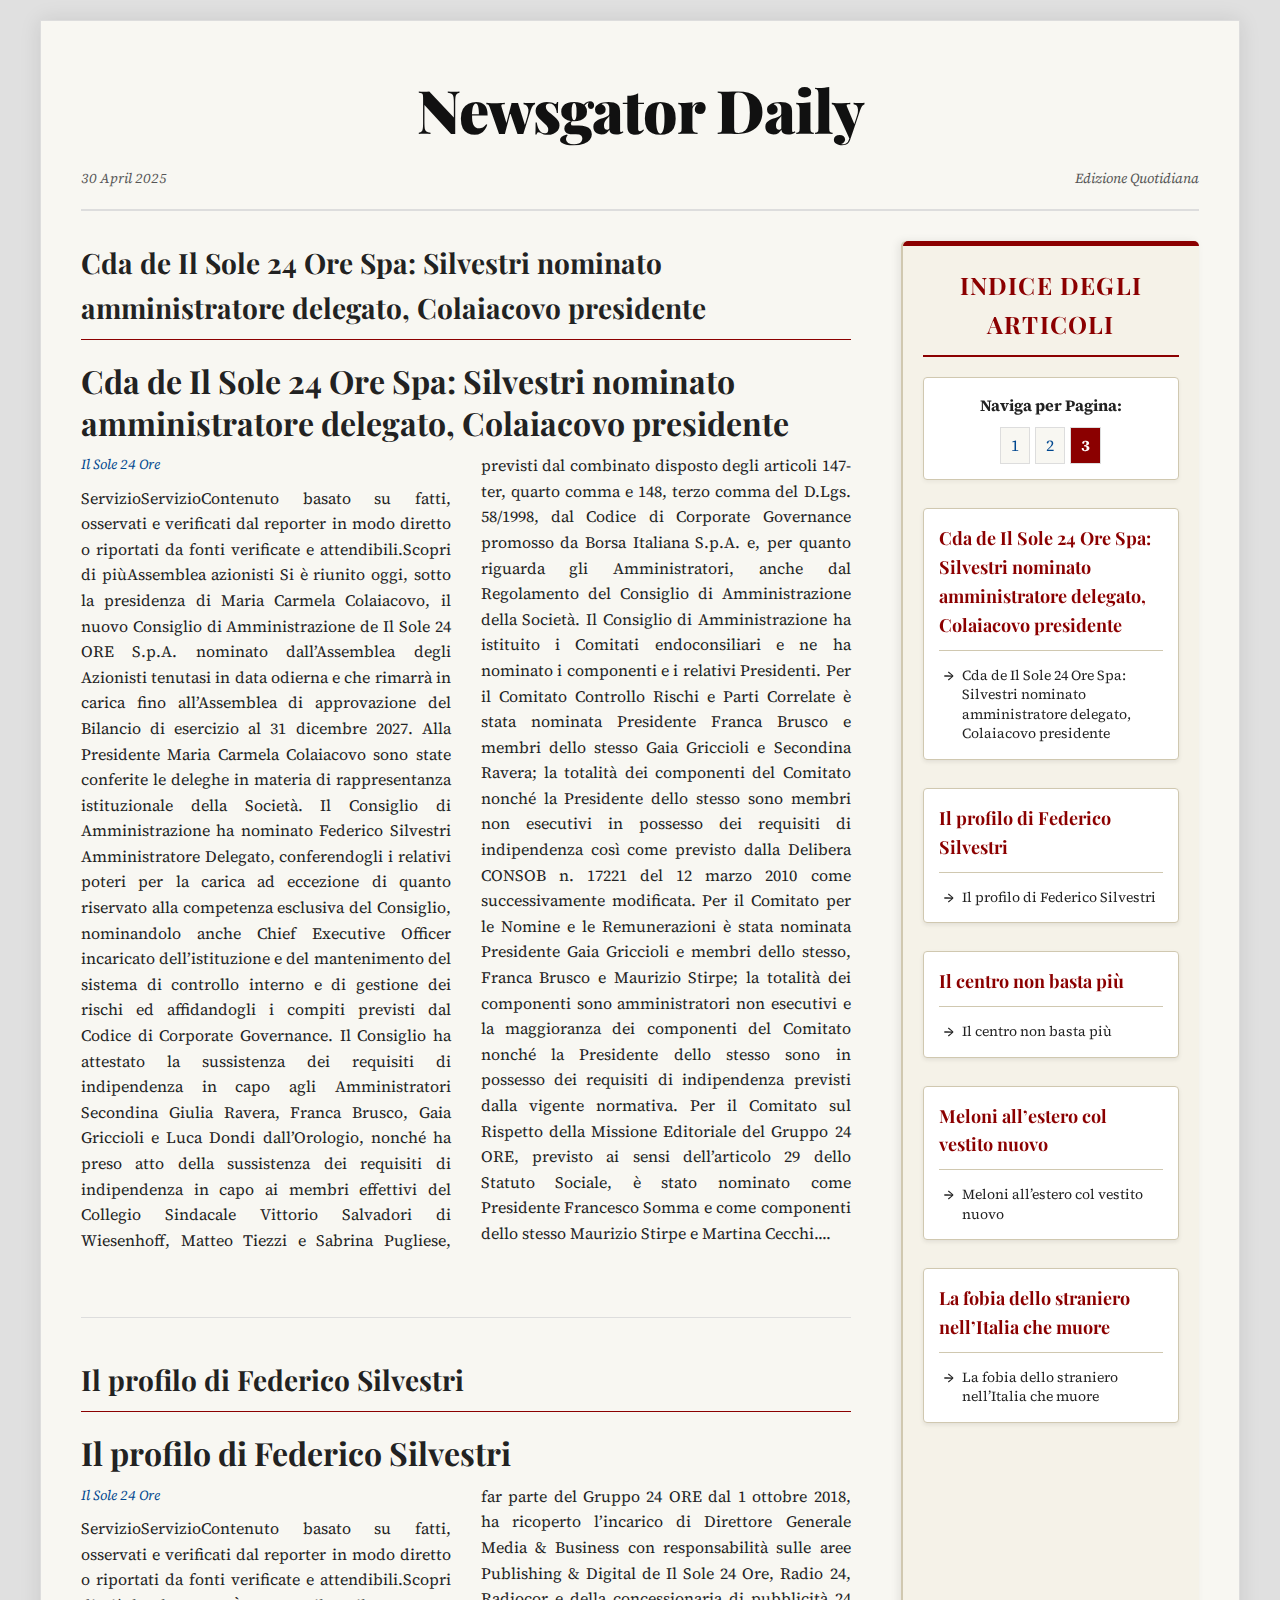
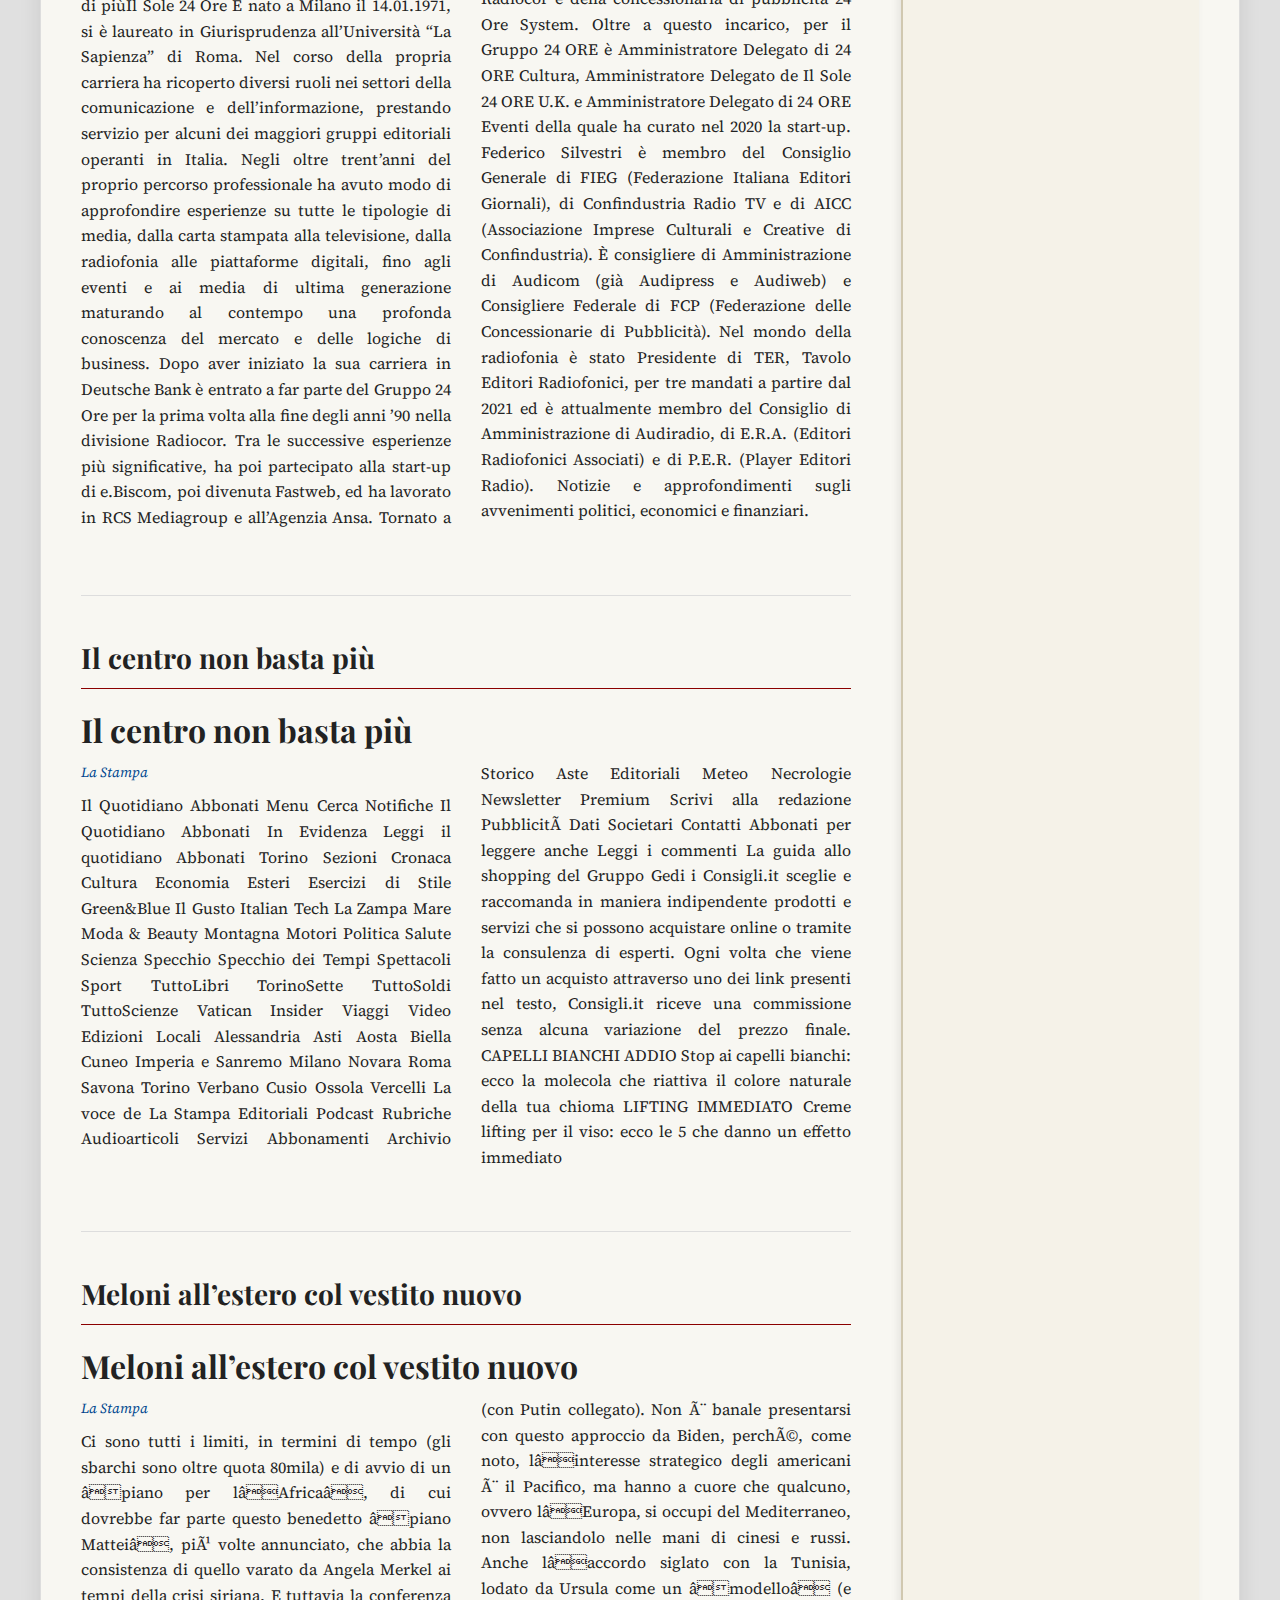
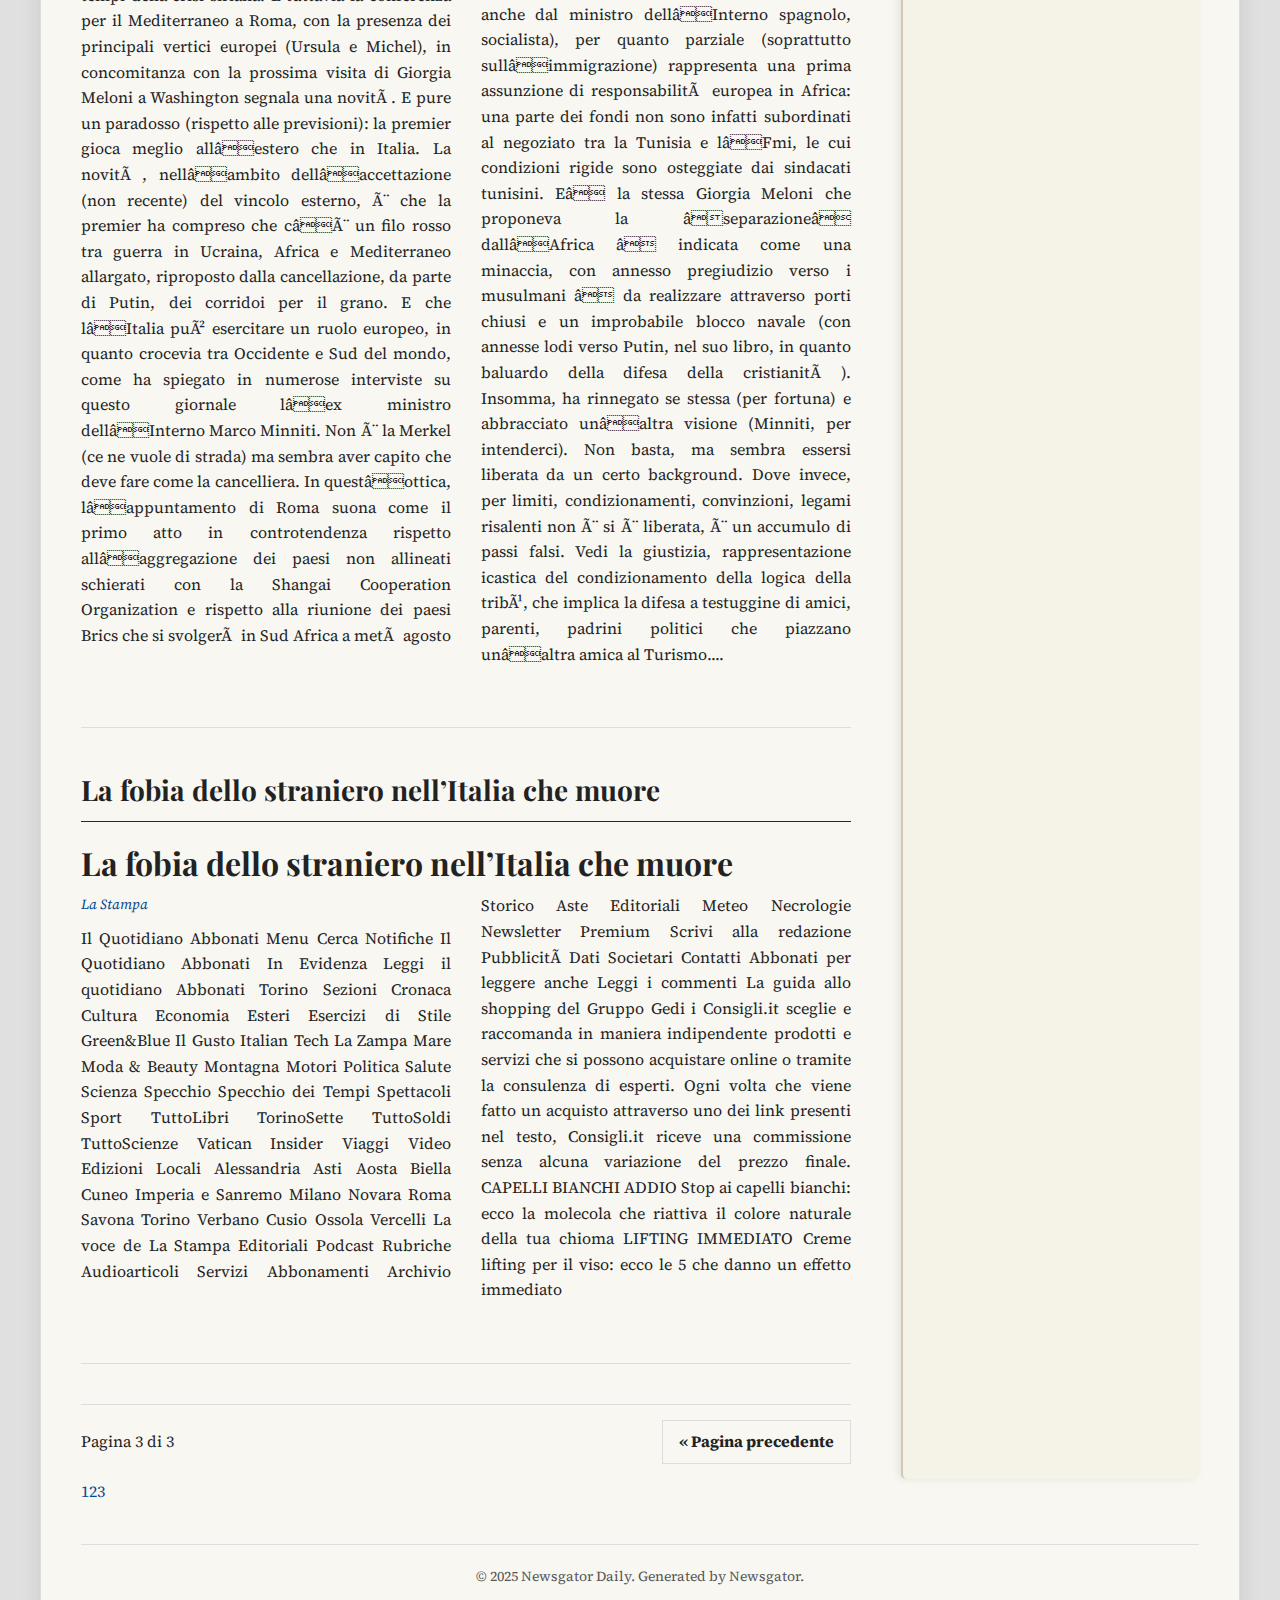
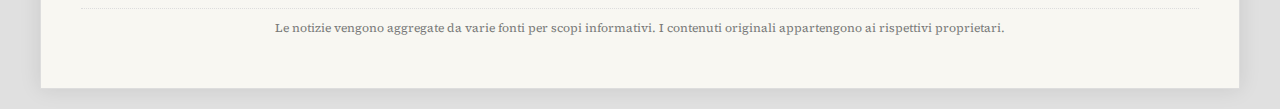
<file: docs/page3.html>
<!DOCTYPE html>
<html lang="it">
<head>
    <meta charset="UTF-8">
    <meta name="viewport" content="width=device-width, initial-scale=1.0">
    <title>Newsgator Daily</title>
    <meta name="description" content="Daily news aggregated, categorized, and translated.">
    <meta name="author" content="Newsgator Bot">
    
    <meta name="current-page" content="3">
    
    <link rel="stylesheet" href="css/styles.css">
    <!-- Add web fonts -->
    <link rel="stylesheet" href="https://fonts.googleapis.com/css2?family=Playfair+Display:wght@400;700;900&family=Source+Serif+Pro:wght@400;700&display=swap">
<meta name="current-page" content="3">
    </head>
<body>
    <div class="newspaper">
        <header>
            <h1 class="newspaper-name">Newsgator Daily</h1>
            <div class="newspaper-info">
                <span class="date">30 April 2025</span>
                <span class="edition">Edizione Quotidiana</span>
            </div>
        </header>
        
        <div class="newspaper-content">
            <!-- Main content area -->
            <main>
                
                
                <!-- Regular article sections -->
                
                <section class="news-section" id="section-10">
                    <!-- Display section/category title as the header -->
                    <h2 class="section-title">Cda de Il Sole 24 Ore Spa:  Silvestri nominato amministratore delegato, Colaiacovo presidente</h2>
                    
                    <div class="section-articles">
                        
                        
                        <article class="news-article lead-article" id="article-section-10-1">
                            <!-- Article title - only displayed here for individual article, not duplicated in section header -->
                            <h3 class="article-title">Cda de Il Sole 24 Ore Spa:  Silvestri nominato amministratore delegato, Colaiacovo presidente</h3>
                            
                            
                            <div class="article-source">
                                
                                <a href="https://www.ilsole24ore.com/art/cda-de-sole-24-ore-spa-silvestri-nominato-amministratore-delegato-colaiacovo-presidente-AH50R3X" target="_blank" rel="noopener">Il Sole 24 Ore</a>
                                
                            </div>
                            
                            
                            <div class="article-content">
                                ServizioServizioContenuto basato su fatti, osservati e verificati dal reporter in modo diretto o riportati da fonti verificate e attendibili.Scopri di piùAssemblea azionisti Si è riunito oggi, sotto la presidenza di Maria Carmela Colaiacovo, il nuovo Consiglio di Amministrazione de Il Sole 24 ORE S.p.A. nominato dall’Assemblea degli Azionisti tenutasi in data odierna e che rimarrà in carica fino all’Assemblea di approvazione del Bilancio di esercizio al 31 dicembre 2027. Alla Presidente Maria Carmela Colaiacovo sono state conferite le deleghe in materia di rappresentanza istituzionale della Società. Il Consiglio di Amministrazione ha nominato Federico Silvestri Amministratore Delegato, conferendogli i relativi poteri per la carica ad eccezione di quanto riservato alla competenza esclusiva del Consiglio, nominandolo anche Chief Executive Officer incaricato dell’istituzione e del mantenimento del sistema di controllo interno e di gestione dei rischi ed affidandogli i compiti previsti dal Codice di Corporate Governance. Il Consiglio ha attestato la sussistenza dei requisiti di indipendenza in capo agli Amministratori Secondina Giulia Ravera, Franca Brusco, Gaia Griccioli e Luca Dondi dall’Orologio, nonché ha preso atto della sussistenza dei requisiti di indipendenza in capo ai membri effettivi del Collegio Sindacale Vittorio Salvadori di Wiesenhoff, Matteo Tiezzi e Sabrina Pugliese, previsti dal combinato disposto degli articoli 147-ter, quarto comma e 148, terzo comma del D.Lgs. 58/1998, dal Codice di Corporate Governance promosso da Borsa Italiana S.p.A. e, per quanto riguarda gli Amministratori, anche dal Regolamento del Consiglio di Amministrazione della Società. Il Consiglio di Amministrazione ha istituito i Comitati endoconsiliari e ne ha nominato i componenti e i relativi Presidenti. Per il Comitato Controllo Rischi e Parti Correlate è stata nominata Presidente Franca Brusco e membri dello stesso Gaia Griccioli e Secondina Ravera; la totalità dei componenti del Comitato nonché la Presidente dello stesso sono membri non esecutivi in possesso dei requisiti di indipendenza così come previsto dalla Delibera CONSOB n. 17221 del 12 marzo 2010 come successivamente modificata. Per il Comitato per le Nomine e le Remunerazioni è stata nominata Presidente Gaia Griccioli e membri dello stesso, Franca Brusco e Maurizio Stirpe; la totalità dei componenti sono amministratori non esecutivi e la maggioranza dei componenti del Comitato nonché la Presidente dello stesso sono in possesso dei requisiti di indipendenza previsti dalla vigente normativa. Per il Comitato sul Rispetto della Missione Editoriale del Gruppo 24 ORE, previsto ai sensi dell’articolo 29 dello Statuto Sociale, è stato nominato come Presidente Francesco Somma e come componenti dello stesso Maurizio Stirpe e Martina Cecchi....
                            </div>
                            
                            
                        </article>
                        
                        
                    </div>
                </section>
                
                <section class="news-section" id="section-11">
                    <!-- Display section/category title as the header -->
                    <h2 class="section-title">Il profilo di Federico Silvestri</h2>
                    
                    <div class="section-articles">
                        
                        
                        <article class="news-article lead-article" id="article-section-11-1">
                            <!-- Article title - only displayed here for individual article, not duplicated in section header -->
                            <h3 class="article-title">Il profilo di Federico Silvestri</h3>
                            
                            
                            <div class="article-source">
                                
                                <a href="https://www.ilsole24ore.com/art/il-profilo-federico-silvestri-AH1dc4X" target="_blank" rel="noopener">Il Sole 24 Ore</a>
                                
                            </div>
                            
                            
                            <div class="article-content">
                                ServizioServizioContenuto basato su fatti, osservati e verificati dal reporter in modo diretto o riportati da fonti verificate e attendibili.Scopri di piùIl Sole 24 Ore È nato a Milano il 14.01.1971, si è laureato in Giurisprudenza all’Università “La Sapienza” di Roma. Nel corso della propria carriera ha ricoperto diversi ruoli nei settori della comunicazione e dell’informazione, prestando servizio per alcuni dei maggiori gruppi editoriali operanti in Italia. Negli oltre trent’anni del proprio percorso professionale ha avuto modo di approfondire esperienze su tutte le tipologie di media, dalla carta stampata alla televisione, dalla radiofonia alle piattaforme digitali, fino agli eventi e ai media di ultima generazione maturando al contempo una profonda conoscenza del mercato e delle logiche di business. Dopo aver iniziato la sua carriera in Deutsche Bank è entrato a far parte del Gruppo 24 Ore per la prima volta alla fine degli anni ’90 nella divisione Radiocor. Tra le successive esperienze più significative, ha poi partecipato alla start-up di e.Biscom, poi divenuta Fastweb, ed ha lavorato in RCS Mediagroup e all’Agenzia Ansa. Tornato a far parte del Gruppo 24 ORE dal 1 ottobre 2018, ha ricoperto l’incarico di Direttore Generale Media & Business con responsabilità sulle aree Publishing & Digital de Il Sole 24 Ore, Radio 24, Radiocor e della concessionaria di pubblicità 24 Ore System. Oltre a questo incarico, per il Gruppo 24 ORE è Amministratore Delegato di 24 ORE Cultura, Amministratore Delegato de Il Sole 24 ORE U.K. e Amministratore Delegato di 24 ORE Eventi della quale ha curato nel 2020 la start-up. Federico Silvestri è membro del Consiglio Generale di FIEG (Federazione Italiana Editori Giornali), di Confindustria Radio TV e di AICC (Associazione Imprese Culturali e Creative di Confindustria). È consigliere di Amministrazione di Audicom (già Audipress e Audiweb) e Consigliere Federale di FCP (Federazione delle Concessionarie di Pubblicità). Nel mondo della radiofonia è stato Presidente di TER, Tavolo Editori Radiofonici, per tre mandati a partire dal 2021 ed è attualmente membro del Consiglio di Amministrazione di Audiradio, di E.R.A. (Editori Radiofonici Associati) e di P.E.R. (Player Editori Radio). Notizie e approfondimenti sugli avvenimenti politici, economici e finanziari.
                            </div>
                            
                            
                        </article>
                        
                        
                    </div>
                </section>
                
                <section class="news-section" id="section-12">
                    <!-- Display section/category title as the header -->
                    <h2 class="section-title">Il centro non basta più</h2>
                    
                    <div class="section-articles">
                        
                        
                        <article class="news-article lead-article" id="article-section-12-1">
                            <!-- Article title - only displayed here for individual article, not duplicated in section header -->
                            <h3 class="article-title">Il centro non basta più</h3>
                            
                            
                            <div class="article-source">
                                
                                <a href="https://www.lastampa.it/editoriali/lettere-e-idee/2023/07/24/news/il_centro_non_basta_piu-12961891/" target="_blank" rel="noopener">La Stampa</a>
                                
                            </div>
                            
                            
                            <div class="article-content">
                                Il Quotidiano Abbonati Menu Cerca Notifiche Il Quotidiano Abbonati In Evidenza Leggi il quotidiano Abbonati Torino Sezioni Cronaca Cultura Economia Esteri Esercizi di Stile Green&Blue Il Gusto Italian Tech La Zampa Mare Moda & Beauty Montagna Motori Politica Salute Scienza Specchio Specchio dei Tempi Spettacoli Sport TuttoLibri TorinoSette TuttoSoldi TuttoScienze Vatican Insider Viaggi Video Edizioni Locali Alessandria Asti Aosta Biella Cuneo Imperia e Sanremo Milano Novara Roma Savona Torino Verbano Cusio Ossola Vercelli La voce de La Stampa Editoriali Podcast Rubriche Audioarticoli Servizi Abbonamenti Archivio Storico Aste Editoriali Meteo Necrologie Newsletter Premium Scrivi alla redazione PubblicitÃ Dati Societari Contatti Abbonati per leggere anche Leggi i commenti La guida allo shopping del Gruppo Gedi i Consigli.it sceglie e raccomanda in maniera indipendente prodotti e servizi che si possono acquistare online o tramite la consulenza di esperti. Ogni volta che viene fatto un acquisto attraverso uno dei link presenti nel testo, Consigli.it riceve una commissione senza alcuna variazione del prezzo finale. CAPELLI BIANCHI ADDIO Stop ai capelli bianchi: ecco la molecola che riattiva il colore naturale della tua chioma LIFTING IMMEDIATO Creme lifting per il viso: ecco le 5 che danno un effetto immediato
                            </div>
                            
                            
                        </article>
                        
                        
                    </div>
                </section>
                
                <section class="news-section" id="section-13">
                    <!-- Display section/category title as the header -->
                    <h2 class="section-title">Meloni all’estero col vestito nuovo</h2>
                    
                    <div class="section-articles">
                        
                        
                        <article class="news-article lead-article" id="article-section-13-1">
                            <!-- Article title - only displayed here for individual article, not duplicated in section header -->
                            <h3 class="article-title">Meloni all’estero col vestito nuovo</h3>
                            
                            
                            <div class="article-source">
                                
                                <a href="https://www.lastampa.it/editoriali/lettere-e-idee/2023/07/24/news/meloni_estero_vestito_nuovo-12961893/" target="_blank" rel="noopener">La Stampa</a>
                                
                            </div>
                            
                            
                            <div class="article-content">
                                Ci sono tutti i limiti, in termini di tempo (gli sbarchi sono oltre quota 80mila) e di avvio di un âpiano per lâAfricaâ, di cui dovrebbe far parte questo benedetto âpiano Matteiâ, piÃ¹ volte annunciato, che abbia la consistenza di quello varato da Angela Merkel ai tempi della crisi siriana. E tuttavia la conferenza per il Mediterraneo a Roma, con la presenza dei principali vertici europei (Ursula e Michel), in concomitanza con la prossima visita di Giorgia Meloni a Washington segnala una novitÃ . E pure un paradosso (rispetto alle previsioni): la premier gioca meglio allâestero che in Italia. La novitÃ , nellâambito dellâaccettazione (non recente) del vincolo esterno, Ã¨ che la premier ha compreso che câÃ¨ un filo rosso tra guerra in Ucraina, Africa e Mediterraneo allargato, riproposto dalla cancellazione, da parte di Putin, dei corridoi per il grano. E che lâItalia puÃ² esercitare un ruolo europeo, in quanto crocevia tra Occidente e Sud del mondo, come ha spiegato in numerose interviste su questo giornale lâex ministro dellâInterno Marco Minniti. Non Ã¨ la Merkel (ce ne vuole di strada) ma sembra aver capito che deve fare come la cancelliera. In questâottica, lâappuntamento di Roma suona come il primo atto in controtendenza rispetto allâaggregazione dei paesi non allineati schierati con la Shangai Cooperation Organization e rispetto alla riunione dei paesi Brics che si svolgerÃ  in Sud Africa a metÃ  agosto (con Putin collegato). Non Ã¨ banale presentarsi con questo approccio da Biden, perchÃ©, come noto, lâinteresse strategico degli americani Ã¨ il Pacifico, ma hanno a cuore che qualcuno, ovvero lâEuropa, si occupi del Mediterraneo, non lasciandolo nelle mani di cinesi e russi. Anche lâaccordo siglato con la Tunisia, lodato da Ursula come un âmodelloâ (e anche dal ministro dellâInterno spagnolo, socialista), per quanto parziale (soprattutto sullâimmigrazione) rappresenta una prima assunzione di responsabilitÃ  europea in Africa: una parte dei fondi non sono infatti subordinati al negoziato tra la Tunisia e lâFmi, le cui condizioni rigide sono osteggiate dai sindacati tunisini. Eâ la stessa Giorgia Meloni che proponeva la âseparazioneâ dallâAfrica â indicata come una minaccia, con annesso pregiudizio verso i musulmani â da realizzare attraverso porti chiusi e un improbabile blocco navale (con annesse lodi verso Putin, nel suo libro, in quanto baluardo della difesa della cristianitÃ ). Insomma, ha rinnegato se stessa (per fortuna) e abbracciato unâaltra visione (Minniti, per intenderci). Non basta, ma sembra essersi liberata da un certo background. Dove invece, per limiti, condizionamenti, convinzioni, legami risalenti non Ã¨ si Ã¨ liberata, Ã¨ un accumulo di passi falsi. Vedi la giustizia, rappresentazione icastica del condizionamento della logica della tribÃ¹, che implica la difesa a testuggine di amici, parenti, padrini politici che piazzano unâaltra amica al Turismo....
                            </div>
                            
                            
                        </article>
                        
                        
                    </div>
                </section>
                
                <section class="news-section" id="section-14">
                    <!-- Display section/category title as the header -->
                    <h2 class="section-title">La fobia dello straniero nell’Italia che muore</h2>
                    
                    <div class="section-articles">
                        
                        
                        <article class="news-article lead-article" id="article-section-14-1">
                            <!-- Article title - only displayed here for individual article, not duplicated in section header -->
                            <h3 class="article-title">La fobia dello straniero nell’Italia che muore</h3>
                            
                            
                            <div class="article-source">
                                
                                <a href="https://www.lastampa.it/editoriali/lettere-e-idee/2023/07/24/news/la_fobia_dello_straniero_nellitalia_che_muore-12961901/" target="_blank" rel="noopener">La Stampa</a>
                                
                            </div>
                            
                            
                            <div class="article-content">
                                Il Quotidiano Abbonati Menu Cerca Notifiche Il Quotidiano Abbonati In Evidenza Leggi il quotidiano Abbonati Torino Sezioni Cronaca Cultura Economia Esteri Esercizi di Stile Green&Blue Il Gusto Italian Tech La Zampa Mare Moda & Beauty Montagna Motori Politica Salute Scienza Specchio Specchio dei Tempi Spettacoli Sport TuttoLibri TorinoSette TuttoSoldi TuttoScienze Vatican Insider Viaggi Video Edizioni Locali Alessandria Asti Aosta Biella Cuneo Imperia e Sanremo Milano Novara Roma Savona Torino Verbano Cusio Ossola Vercelli La voce de La Stampa Editoriali Podcast Rubriche Audioarticoli Servizi Abbonamenti Archivio Storico Aste Editoriali Meteo Necrologie Newsletter Premium Scrivi alla redazione PubblicitÃ Dati Societari Contatti Abbonati per leggere anche Leggi i commenti La guida allo shopping del Gruppo Gedi i Consigli.it sceglie e raccomanda in maniera indipendente prodotti e servizi che si possono acquistare online o tramite la consulenza di esperti. Ogni volta che viene fatto un acquisto attraverso uno dei link presenti nel testo, Consigli.it riceve una commissione senza alcuna variazione del prezzo finale. CAPELLI BIANCHI ADDIO Stop ai capelli bianchi: ecco la molecola che riattiva il colore naturale della tua chioma LIFTING IMMEDIATO Creme lifting per il viso: ecco le 5 che danno un effetto immediato
                            </div>
                            
                            
                        </article>
                        
                        
                    </div>
                </section>
                
                
                <!-- Pagination controls for multi-page -->
                
                <div class="pagination-info">
                    <p>Pagina 3 di 3</p>
                    <div class="pagination-nav">
                        
                        <a href="page2.html" class="pagination-link prev">&laquo; Pagina precedente</a>
                        
                        
                        
                    </div>
                </div>
                
            </main>
            
            <!-- Right sidebar with article list -->
            <aside class="sidebar">
                <div class="sidebar-content">
                    <h2 class="sidebar-title">Indice degli Articoli</h2>
                    
                    <div class="sidebar-toc">
                        
                            <div class="page-selector">
                                <p>Naviga per Pagina:</p>
                                <ul class="page-list">
                                    <li><a href="index.html" >1</a></li>
                                    
                                        <li><a href="2.html" >2</a></li>
                                    
                                        <li><a href="3.html" class="current">3</a></li>
                                    
                                </ul>
                            </div>
                        
                        
                        <div class="article-list">
                            
                            
                            
                            <div class="sidebar-section">
                                <h3 class="sidebar-section-title">Cda de Il Sole 24 Ore Spa:  Silvestri nominato amministratore delegato, Colaiacovo presidente</h3>
                                <ul class="sidebar-article-links">
                                    
                                    
                                    <li>
                                        <a href="#article-section-10-1">
                                            Cda de Il Sole 24 Ore Spa:  Silvestri nominato amministratore delegato, Colaiacovo presidente
                                        </a>
                                    </li>
                                    
                                    
                                </ul>
                            </div>
                            
                            <div class="sidebar-section">
                                <h3 class="sidebar-section-title">Il profilo di Federico Silvestri</h3>
                                <ul class="sidebar-article-links">
                                    
                                    
                                    <li>
                                        <a href="#article-section-11-1">
                                            Il profilo di Federico Silvestri
                                        </a>
                                    </li>
                                    
                                    
                                </ul>
                            </div>
                            
                            <div class="sidebar-section">
                                <h3 class="sidebar-section-title">Il centro non basta più</h3>
                                <ul class="sidebar-article-links">
                                    
                                    
                                    <li>
                                        <a href="#article-section-12-1">
                                            Il centro non basta più
                                        </a>
                                    </li>
                                    
                                    
                                </ul>
                            </div>
                            
                            <div class="sidebar-section">
                                <h3 class="sidebar-section-title">Meloni all’estero col vestito nuovo</h3>
                                <ul class="sidebar-article-links">
                                    
                                    
                                    <li>
                                        <a href="#article-section-13-1">
                                            Meloni all’estero col vestito nuovo
                                        </a>
                                    </li>
                                    
                                    
                                </ul>
                            </div>
                            
                            <div class="sidebar-section">
                                <h3 class="sidebar-section-title">La fobia dello straniero nell’Italia che muore</h3>
                                <ul class="sidebar-article-links">
                                    
                                    
                                    <li>
                                        <a href="#article-section-14-1">
                                            La fobia dello straniero nell’Italia che muore
                                        </a>
                                    </li>
                                    
                                    
                                </ul>
                            </div>
                            
                        </div>
                    </div>
                </div>
            </aside>
        </div>
        
        <footer>
            <p>&copy; 2025 Newsgator Daily. Generated by Newsgator.</p>
            
            
            
            <div class="disclaimer">
                <p>Le notizie vengono aggregate da varie fonti per scopi informativi. I contenuti originali appartengono ai rispettivi proprietari.</p>
            </div>
        </footer>
    </div>
    
    <script>
        // Add a class to indicate when images fail to load
        document.addEventListener('DOMContentLoaded', function() {
            const images = document.querySelectorAll('img');
            images.forEach(img => {
                img.addEventListener('error', function() {
                    this.classList.add('image-error');
                    const container = this.closest('.article-image');
                    if (container) {
                        container.classList.add('image-error-container');
                        
                        // Create a placeholder
                        const placeholder = document.createElement('div');
                        placeholder.className = 'image-error-placeholder';
                        placeholder.innerHTML = '<p>Immagine non disponibile</p>';
                        container.appendChild(placeholder);
                    }
                });
            });
        });
    </script>

        <script>
            document.addEventListener('DOMContentLoaded', function() {
                // Add pagination controls if not already present
                if (!document.querySelector('.pagination')) {
                    const paginationDiv = document.createElement('div');
                    paginationDiv.className = 'pagination';
                    paginationDiv.innerHTML = '<div class="page-numbers"><a href="index.html" class="page-link" data-page="1">1</a><a href="page2.html" class="page-link" data-page="2">2</a><a href="page3.html" class="page-link" data-page="3">3</a></div>';
                    
                    // Add before footer
                    const footer = document.querySelector('footer');
                    if (footer) {
                        footer.parentNode.insertBefore(paginationDiv, footer);
                    } else {
                        document.body.appendChild(paginationDiv);
                    }
                    
                    // Highlight current page
                    const currentPage = document.querySelector('meta[name="current-page"]')?.content;
                    if (currentPage) {
                        document.querySelector(`.page-link[data-page="${currentPage}"]`)?.classList.add('current');
                    }
                }
            });
        </script>
        </body>
</html>
</file>
<file: docs/css/styles.css>
/* Newspaper-inspired styles */
:root {
    --newspaper-bg: #f8f7f2;
    --text-color: #222;
    --header-color: #111;
    --border-color: #ddd;
    --accent-color: #8b0000;
    --link-color: #00478f;
    --placeholder-bg: #f0f0f0;
    --attribution-bg: #f5f5f5;
    --sidebar-bg: #f5f2e8;  /* Slightly lighter background for better contrast */
    --sidebar-border: #d0c8b0; /* Custom border color for sidebar */
}

* {
    margin: 0;
    padding: 0;
    box-sizing: border-box;
}

body {
    font-family: 'Source Serif Pro', 'Times New Roman', serif;
    line-height: 1.6;
    color: var(--text-color);
    background-color: #e0e0e0;
    padding: 20px;
}

a {
    color: var(--link-color);
    text-decoration: none;
}

a:hover {
    text-decoration: underline;
}

.newspaper {
    max-width: 1200px;
    margin: 0 auto;
    background-color: var(--newspaper-bg);
    box-shadow: 0 0 20px rgba(0, 0, 0, 0.1);
    padding: 40px;
    border: 1px solid var(--border-color);
}

/* Main content layout with sidebar */
.newspaper-content {
    display: flex;
    flex-wrap: wrap; /* Added flex-wrap for better responsiveness */
    gap: 30px;
}

main {
    flex: 3;
    min-width: 300px; /* Added minimum width for better small screen handling */
}

/* Sidebar styles - Enhanced for better visual distinction */
.sidebar {
    flex: 1;
    background-color: var(--sidebar-bg);
    border-left: 2px solid var(--sidebar-border);
    padding: 25px 20px;
    max-width: 300px;
    margin-left: 20px; /* Increased left margin for spacing */
    box-shadow: -3px 0 8px rgba(0, 0, 0, 0.08); /* Enhanced shadow for depth */
    border-radius: 5px; /* Rounded corners for the sidebar */
    position: relative;
}

.sidebar::before {
    content: "";
    position: absolute;
    top: 0;
    left: 0;
    width: 100%;
    height: 5px;
    background-color: var(--accent-color);
    border-top-left-radius: 5px;
    border-top-right-radius: 5px;
}

.sidebar-content {
    position: sticky;
    top: 20px;
}

.sidebar-title {
    font-family: 'Playfair Display', serif;
    font-size: 24px;
    text-align: center;
    border-bottom: 2px solid var(--accent-color);
    padding-bottom: 12px;
    margin-bottom: 20px;
    letter-spacing: 1.2px; /* Improved spacing */
    color: var(--accent-color); /* Match accent color */
    text-transform: uppercase; /* Add uppercase for emphasis */
    font-weight: bold;
}

.sidebar-section {
    margin-bottom: 28px; /* Increased spacing between sections */
    background-color: white; /* White background for each section */
    padding: 15px; /* Increased padding */
    border: 1px solid var(--sidebar-border); /* Custom border */
    box-shadow: 0 2px 4px rgba(0, 0, 0, 0.08); /* Enhanced shadow */
    border-radius: 4px; /* Rounded corners */
}

.sidebar-section-title {
    font-family: 'Playfair Display', serif;
    font-size: 18px;
    border-bottom: 1px solid var(--sidebar-border);
    padding-bottom: 10px;
    margin-bottom: 15px;
    color: var(--accent-color); /* Color title for emphasis */
    font-weight: bold;
}

.sidebar-article-links {
    list-style: none;
    margin-left: 5px;
}

.sidebar-article-links li {
    margin-bottom: 12px; /* Increased spacing between items */
    font-size: 14px;
    line-height: 1.4;
    padding-left: 18px; /* Increased padding */
    position: relative;
    border-bottom: 1px dotted #eee; /* Subtle separator */
    padding-bottom: 10px; /* Padding at bottom */
}

.sidebar-article-links li:last-child {
    border-bottom: none;
    margin-bottom: 0;
    padding-bottom: 0;
}

.sidebar-article-links li:before {
    content: "→"; /* Changed bullet to arrow */
    position: absolute;
    left: 0;
    color: var (--accent-color);
    font-weight: bold;
}

.sidebar-article-links a {
    color: var(--text-color);
    text-decoration: none;
    display: block; /* Make entire area clickable */
    transition: color 0.2s; /* Smooth hover transition */
}

.sidebar-article-links a:hover {
    color: var(--accent-color);
    text-decoration: underline;
}

.sidebar-article-links a.featured-article {
    font-weight: bold;
    color: var(--accent-color);
}

/* Improve page selector */
.page-selector {
    margin-bottom: 28px;
    text-align: center;
    background-color: white; /* White background */
    padding: 15px; /* Increased padding */
    border: 1px solid var(--sidebar-border); /* Match sidebar border */
    border-radius: 4px; /* Rounded corners */
    box-shadow: 0 2px 4px rgba(0, 0, 0, 0.05); /* Add shadow */
}

.page-selector p {
    font-weight: bold;
    margin-bottom: 8px;
}

.page-list {
    display: flex;
    flex-wrap: wrap;
    justify-content: center;
    list-style: none;
    gap: 5px;
    margin-top: 8px;
}

.page-list li a {
    display: inline-block;
    padding: 5px 10px;
    border: 1px solid var(--border-color);
    background-color: var(--newspaper-bg);
    transition: all 0.2s; /* Smooth transition */
}

.page-list li a:hover {
    background-color: #e0e0e0;
}

.page-list li a.current {
    background-color: var(--accent-color);
    color: white;
    font-weight: bold;
}

/* Header styles */
header {
    text-align: center;
    border-bottom: 2px solid var(--border-color);
    padding-bottom: 20px;
    margin-bottom: 30px;
}

.newspaper-name {
    font-family: 'Playfair Display', 'Times New Roman', serif;
    font-size: 60px;
    font-weight: 900;
    letter-spacing: -1px;
    margin-bottom: 10px;
    color: var(--header-color);
}

.newspaper-info {
    display: flex;
    justify-content: space-between;
    font-style: italic;
    color: #555;
    font-size: 14px;
}

/* Section styles */
.news-section {
    margin-bottom: 40px;
    border-bottom: 1px solid var(--border-color);
    padding-bottom: 30px;
}

.section-title {
    font-family: 'Playfair Display', serif;
    font-size: 28px;
    border-bottom: 1px solid var(--accent-color);
    margin-bottom: 20px;
    padding-bottom: 8px;
}

/* Article styles */
.news-article {
    margin-bottom: 30px;
    column-count: 1;
}

.lead-article {
    column-count: 2;
    column-gap: 30px;
}

.article-title {
    font-family: 'Playfair Display', serif;
    font-size: 24px;
    margin-bottom: 10px;
    line-height: 1.3;
}

.lead-article .article-title {
    font-size: 32px;
    column-span: all;
}

.article-source {
    font-style: italic;
    font-size: 14px;
    margin-bottom: 10px;
    color: #555;
}

.article-content {
    font-size: 16px;
    text-align: justify;
    margin-bottom: 15px;
}

.article-content p {
    margin-bottom: 15px;
    text-indent: 1em;
}

/* Main article styles */
.main-article-section {
    margin-bottom: 50px;
    padding-bottom: 30px;
    border-bottom: 2px solid var(--accent-color);
}

.main-article-title {
    font-family: 'Playfair Display', serif;
    font-size: 32px;
    text-transform: uppercase;
    letter-spacing: 2px;
    margin-bottom: 25px;
    padding-bottom: 10px;
    text-align: center;
    border-bottom: 3px double var(--border-color);
}

.main-article {
    column-count: 3;
    column-gap: 30px;
    column-rule: 1px solid var(--border-color);
}

.main-article .article-title {
    font-size: 36px;
    margin-bottom: 15px;
    line-height: 1.2;
    column-span: all;
}

.main-article .article-content {
    font-size: 17px;
    line-height: 1.7;
}

.main-article .article-image {
    margin: 10px 0 25px 0;
    column-span: all;
    text-align: center;
}

.main-article .article-image img {
    max-width: 100%;
    height: auto;
    border: 1px solid var(--border-color);
}

.image-caption {
    font-style: italic;
    color: #555;
    font-size: 14px;
    margin-top: 8px;
    text-align: center;
}

.main-article .pull-quote {
    background-color: #f8f8f8;
    padding: 20px;
    margin: 30px 20px;
    border-left: 4px solid var(--accent-color);
    border-right: 4px solid var(--accent-color);
    font-family: 'Playfair Display', serif;
    font-size: 20px;
    line-height: 1.5;
    font-style: italic;
    text-align: center;
    column-span: all;
}

/* Image placeholder when no image is available or loading fails */
.no-image-placeholder {
    width: 100%;
    height: 300px;
    background-color: var(--placeholder-bg);
    display: flex;
    align-items: center;
    justify-content: center;
    border: 1px solid var(--border-color);
    margin: 10px 0 25px 0;
    column-span: all;
}

.placeholder-content {
    text-align: center;
    padding: 20px;
}

.placeholder-content h4 {
    font-family: 'Playfair Display', serif;
    font-size: 24px;
    margin-bottom: 10px;
}

.placeholder-content p {
    font-style: italic;
    font-size: 16px;
}

.image-error-container {
    position: relative;
}

.image-error-placeholder {
    position: absolute;
    top: 0;
    left: 0;
    right: 0;
    bottom: 0;
    background-color: var(--placeholder-bg);
    display: flex;
    align-items: center;
    justify-content: center;
    z-index: 10;
}

.image-error {
    opacity: 0;
}

/* Attribution styles */
.article-attribution {
    font-size: 14px;
    margin-top: 20px;
    padding: 15px;
    background-color: var(--attribution-bg);
    border-top: 1px solid var(--border-color);
    clear: both;
    column-span: all;
}

.sources-title {
    font-weight: bold;
    margin-bottom: 5px;
}

.sources-list {
    margin-left: 20px;
}

.sources-list li {
    margin-bottom: 5px;
}

/* Pagination styles */
.pagination-info {
    display: flex;
    justify-content: space-between;
    align-items: center;
    margin-top: 40px;
    padding: 15px 0;
    border-top: 1px solid var(--border-color);
}

.pagination-nav {
    display: flex;
    gap: 20px;
}

.pagination-link {
    padding: 8px 16px;
    background-color: var(--newspaper-bg);
    border: 1px solid var(--border-color);
    color: var(--text-color);
    text-decoration: none;
    font-weight: bold;
}

.pagination-link:hover {
    background-color: var(--border-color);
}

/* Footer styles */
footer {
    text-align: center;
    font-size: 14px;
    color: #555;
    padding-top: 20px;
    border-top: 1px solid var(--border-color);
    margin-top: 40px;
}

.model-info {
    margin-top: 10px;
    font-size: 12px;
    color: #777;
}

.disclaimer {
    margin-top: 20px;
    font-size: 12px;
    color: #777;
    padding: 10px;
    border-top: 1px dotted var(--border-color);
}

/* Media queries for responsive design */
@media screen and (max-width: 1024px) {
    .main-article {
        column-count: 2;
    }
    
    .newspaper-name {
        font-size: 50px;
    }
}

@media screen and (max-width: 900px) {
    .newspaper-content {
        flex-direction: column;
    }
    
    .sidebar {
        max-width: none;
        width: 100%;
        border-left: none;
        margin-left: 0;
        border-top: 1px solid var(--border-color);
        margin-top: 30px;
        box-shadow: 0 -3px 8px rgba(0, 0, 0, 0.05); /* Adjusted shadow for new position */
    }

    .page-selector {
        margin: 0 auto 28px;
        max-width: 90%;
    }
}

@media screen and (max-width: 768px) {
    .newspaper {
        padding: 20px;
    }
    
    .newspaper-name {
        font-size: 40px;
    }
    
    .main-article {
        column-count: 1;
    }
    
    .lead-article {
        column-count: 1;
    }
    
    .pagination-info {
        flex-direction: column;
        gap: 15px;
        align-items: center;
    }
    
    .section-title {
        font-size: 24px;
    }
    
    .main-article .article-title {
        font-size: 28px;
    }
    
    .main-article .pull-quote {
        margin: 20px 0;
        font-size: 18px;
    }
    
    .no-image-placeholder {
        height: 200px;
    }

    /* Improve page navigation on smaller screens */
    .page-list {
        gap: 8px;
        margin: 10px 0;
    }
}

@media screen and (max-width: 480px) {
    .newspaper {
        padding: 15px;
    }
    
    .newspaper-name {
        font-size: 32px;
    }
    
    .newspaper-info {
        flex-direction: column;
        gap: 5px;
    }
    
    .article-title {
        font-size: 20px;
    }
    
    .main-article .article-title {
        font-size: 24px;
    }
    
    .section-title {
        font-size: 22px;
    }
    
    .article-content {
        font-size: 15px;
    }

    .pagination-nav {
        flex-direction: column;
        gap: 10px;
        width: 100%;
    }
    
    .pagination-link {
        display: block;
        text-align: center;
    }

    /* Better spacing for sidebar elements on mobile */
    .sidebar-section {
        margin-bottom: 20px;
        padding: 12px;
    }

    .sidebar-article-links li {
        padding-left: 14px;
    }
}

/* Small mobile devices */
@media screen and (max-width: 360px) {
    .newspaper {
        padding: 10px;
    }
    
    .newspaper-name {
        font-size: 28px;
        letter-spacing: normal;
    }
    
    body {
        padding: 10px;
    }
    
    .page-list li a {
        padding: 4px 8px;
        font-size: 13px;
    }
}
</file>
